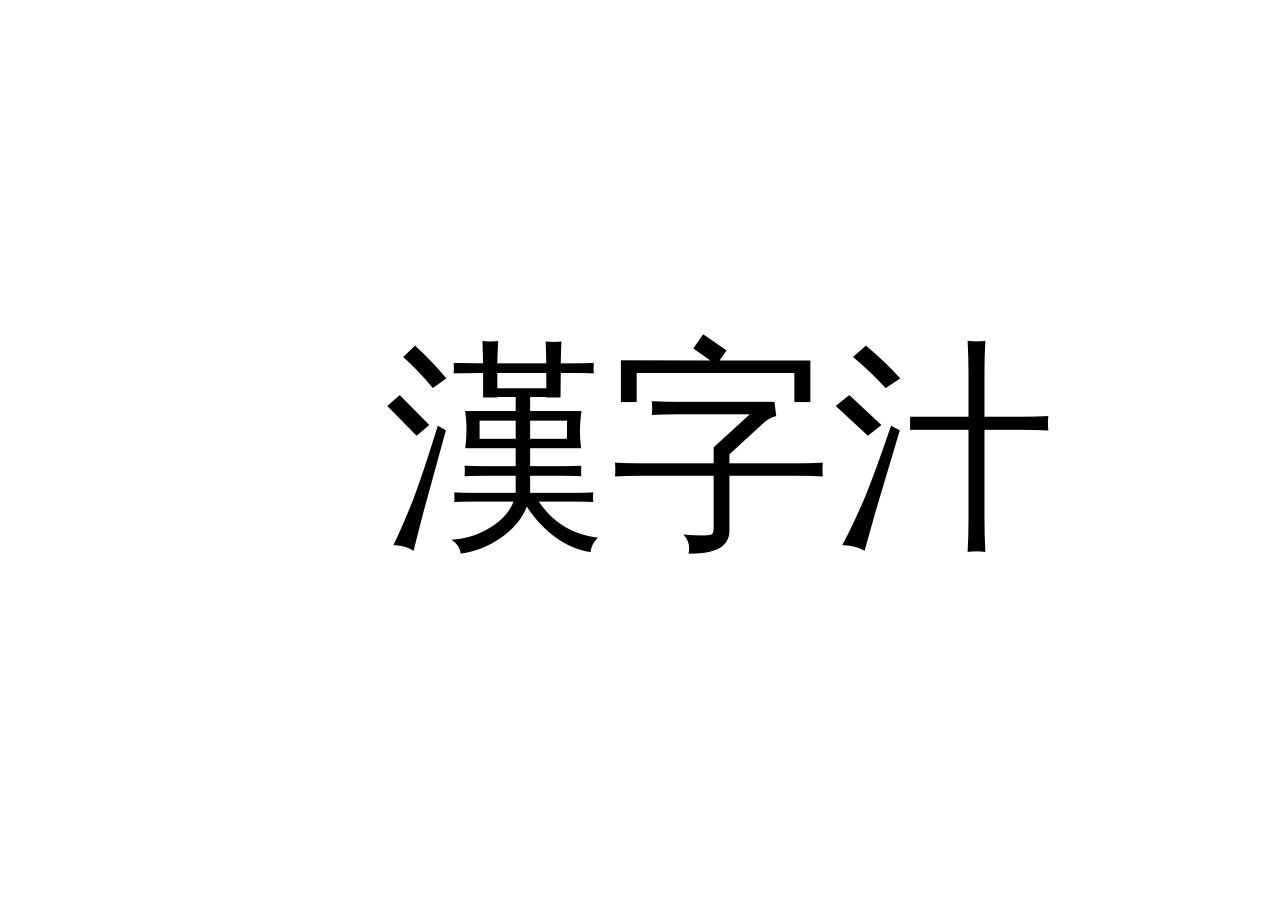
<file: index.html>
<!DOCTYPE html>
<html>
<head>
	<meta charset="utf-8" />
	<title>Kanji Soup</title>
<style>
	div {
		font-size: 14em;
		text-align: center;
		margin: auto;
	} 
	.vertical-align {
		position: absolute;
		top: 50%;
		-webkit-transform: translateY(-50%);
		-ms-transform: translateY(-50%);
		transform: translateY(-50%);
	}

	.horiz-align {
		position: absolute;
		left: 30%;
	}

	.total-center {
		display: flex;
		display: -webkit-flex;
		height: 50%;
		width: 50%;
	}
</style>
</head>
<body>
	<div class="vertical-align horiz-align">漢字汁</div>
</body>
</html>
</file>
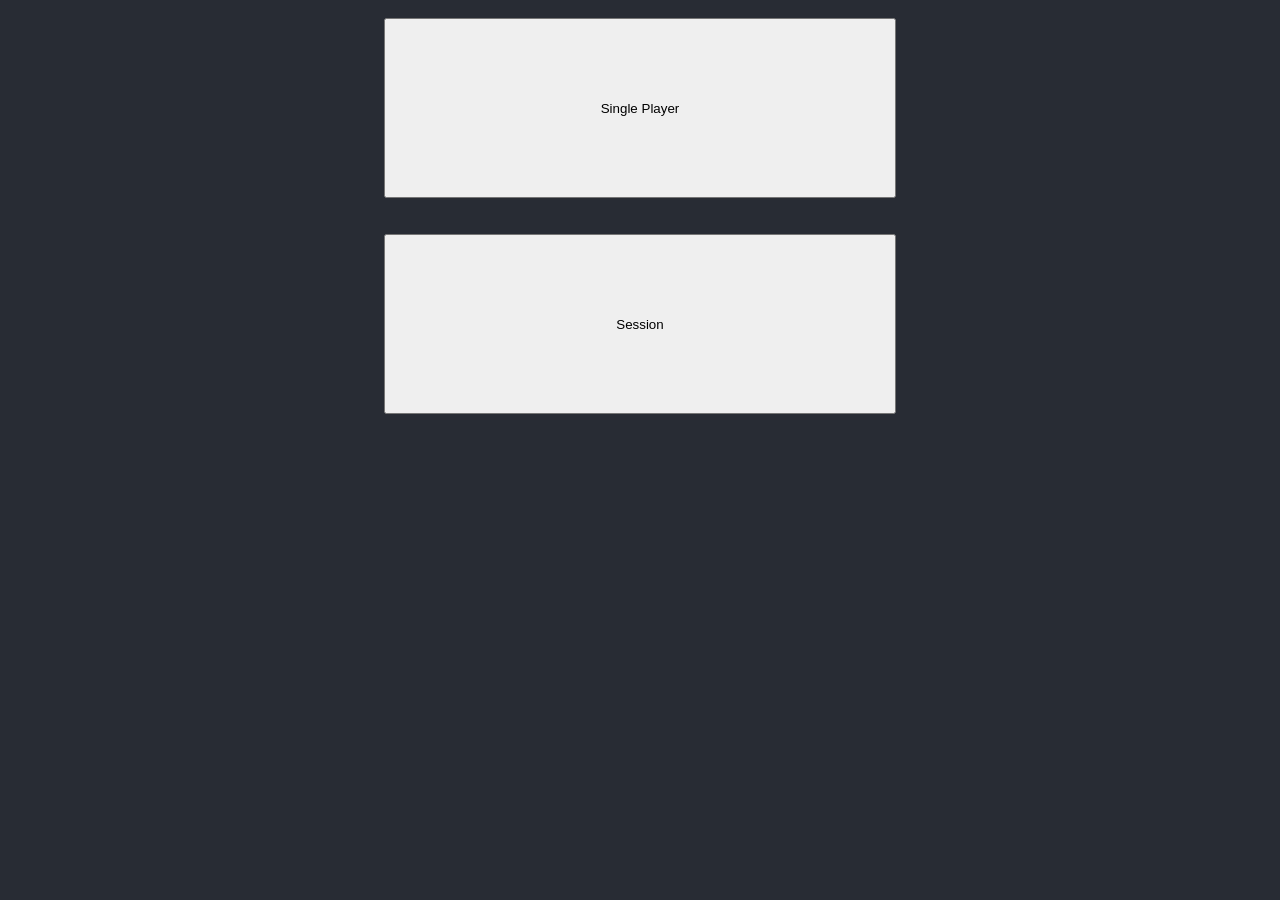
<file: boggle/index.html>
<!doctype html><html lang="en"><head><meta charset="utf-8"/><link rel="icon" href="/favicon.ico"/><meta name="viewport" content="width=device-width,initial-scale=1"/><meta name="theme-color" content="#000000"/><meta name="description" content="Web site created using create-react-app"/><link rel="apple-touch-icon" href="/logo192.png"/><link rel="manifest" href="/manifest.json"/><title>React App</title><link href="/boggle/static/css/main.55a98dae.chunk.css" rel="stylesheet"></head><body><noscript>You need to enable JavaScript to run this app.</noscript><div id="root"></div><script>!function(e){function r(r){for(var n,a,l=r[0],i=r[1],f=r[2],c=0,s=[];c<l.length;c++)a=l[c],Object.prototype.hasOwnProperty.call(o,a)&&o[a]&&s.push(o[a][0]),o[a]=0;for(n in i)Object.prototype.hasOwnProperty.call(i,n)&&(e[n]=i[n]);for(p&&p(r);s.length;)s.shift()();return u.push.apply(u,f||[]),t()}function t(){for(var e,r=0;r<u.length;r++){for(var t=u[r],n=!0,l=1;l<t.length;l++){var i=t[l];0!==o[i]&&(n=!1)}n&&(u.splice(r--,1),e=a(a.s=t[0]))}return e}var n={},o={1:0},u=[];function a(r){if(n[r])return n[r].exports;var t=n[r]={i:r,l:!1,exports:{}};return e[r].call(t.exports,t,t.exports,a),t.l=!0,t.exports}a.m=e,a.c=n,a.d=function(e,r,t){a.o(e,r)||Object.defineProperty(e,r,{enumerable:!0,get:t})},a.r=function(e){"undefined"!=typeof Symbol&&Symbol.toStringTag&&Object.defineProperty(e,Symbol.toStringTag,{value:"Module"}),Object.defineProperty(e,"__esModule",{value:!0})},a.t=function(e,r){if(1&r&&(e=a(e)),8&r)return e;if(4&r&&"object"==typeof e&&e&&e.__esModule)return e;var t=Object.create(null);if(a.r(t),Object.defineProperty(t,"default",{enumerable:!0,value:e}),2&r&&"string"!=typeof e)for(var n in e)a.d(t,n,function(r){return e[r]}.bind(null,n));return t},a.n=function(e){var r=e&&e.__esModule?function(){return e.default}:function(){return e};return a.d(r,"a",r),r},a.o=function(e,r){return Object.prototype.hasOwnProperty.call(e,r)},a.p="/";var l=this["webpackJsonphiragana-boggle"]=this["webpackJsonphiragana-boggle"]||[],i=l.push.bind(l);l.push=r,l=l.slice();for(var f=0;f<l.length;f++)r(l[f]);var p=i;t()}([])</script><script src="/boggle/static/js/2.50c7d149.chunk.js"></script><script src="/boggle/static/js/main.ed7b2ce0.chunk.js"></script></body></html>
</file>
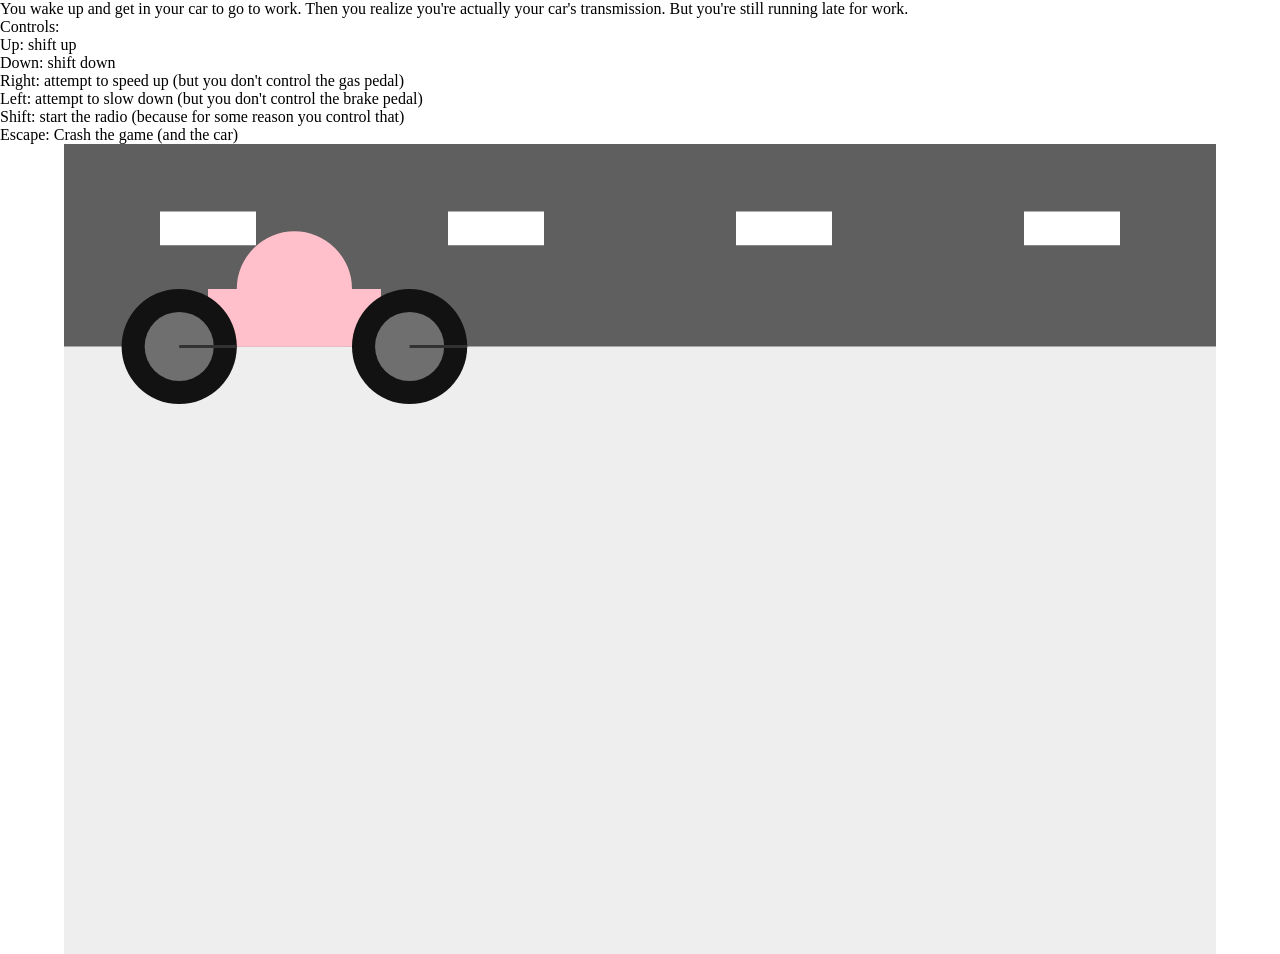
<file: haunted-transmission/index.html>
<!DOCTYPE html>
<html>
<head>
	<meta charset="utf-8" />
	<title>Haunted Transmission</title>
<style>
	* { padding: 0; margin: 0 }
	canvas {background: #eee; display: block; margin: 0 auto; width: 90%; height: 30% }
</style>

<script type="text/javascript" src="street.js"></script>
<script type="text/javascript" src="audio.js"></script>
<script type="text/javascript" src="game.js"></script>

<script type="text/javascript" >window.onload = function() { displayGame(); }</script>

</head>
<body>

<p>You wake up and get in your car to go to work. Then you realize you're actually your car's transmission. But you're still running late for work.</p>
<p>Controls:
<ul>
  <li>Up: shift up</li>
  <li>Down: shift down</li>
  <li>Right: attempt to speed up (but you don't control the gas pedal)</li>
  <li>Left: attempt to slow down (but you don't control the brake pedal)</li>
  <li>Shift: start the radio (because for some reason you control that)</li>
  <li>Escape: Crash the game (and the car)</li>
</ul>
</p>

<canvas id="theCanvas" width="800" height="300"></canvas>

</body>
</html>
</file>
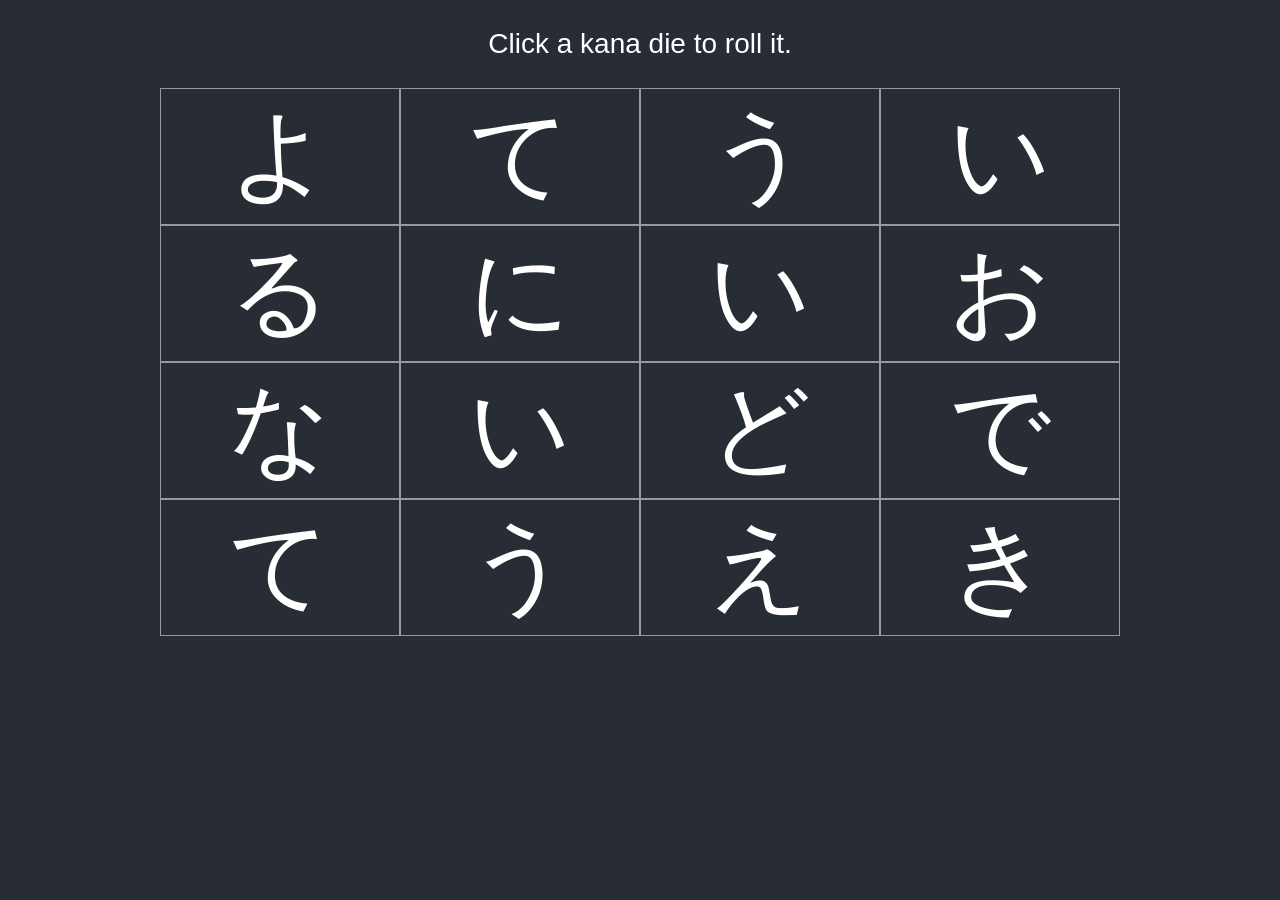
<file: tanjoubi/index.html>
<!doctype html><html lang="en"><head><meta charset="utf-8"/><link rel="icon" href="/favicon.ico"/><meta name="viewport" content="width=device-width,initial-scale=1"/><meta name="theme-color" content="#000000"/><meta name="description" content="Web site created using create-react-app"/><link rel="apple-touch-icon" href="/logo192.png"/><link rel="manifest" href="/manifest.json"/><title>React App</title><link href="/tanjoubi/static/css/main.5e5ad6e5.chunk.css" rel="stylesheet"></head><body><noscript>You need to enable JavaScript to run this app.</noscript><div id="root"></div><script>!function(e){function r(r){for(var n,a,l=r[0],i=r[1],f=r[2],c=0,s=[];c<l.length;c++)a=l[c],Object.prototype.hasOwnProperty.call(o,a)&&o[a]&&s.push(o[a][0]),o[a]=0;for(n in i)Object.prototype.hasOwnProperty.call(i,n)&&(e[n]=i[n]);for(p&&p(r);s.length;)s.shift()();return u.push.apply(u,f||[]),t()}function t(){for(var e,r=0;r<u.length;r++){for(var t=u[r],n=!0,l=1;l<t.length;l++){var i=t[l];0!==o[i]&&(n=!1)}n&&(u.splice(r--,1),e=a(a.s=t[0]))}return e}var n={},o={1:0},u=[];function a(r){if(n[r])return n[r].exports;var t=n[r]={i:r,l:!1,exports:{}};return e[r].call(t.exports,t,t.exports,a),t.l=!0,t.exports}a.m=e,a.c=n,a.d=function(e,r,t){a.o(e,r)||Object.defineProperty(e,r,{enumerable:!0,get:t})},a.r=function(e){"undefined"!=typeof Symbol&&Symbol.toStringTag&&Object.defineProperty(e,Symbol.toStringTag,{value:"Module"}),Object.defineProperty(e,"__esModule",{value:!0})},a.t=function(e,r){if(1&r&&(e=a(e)),8&r)return e;if(4&r&&"object"==typeof e&&e&&e.__esModule)return e;var t=Object.create(null);if(a.r(t),Object.defineProperty(t,"default",{enumerable:!0,value:e}),2&r&&"string"!=typeof e)for(var n in e)a.d(t,n,function(r){return e[r]}.bind(null,n));return t},a.n=function(e){var r=e&&e.__esModule?function(){return e.default}:function(){return e};return a.d(r,"a",r),r},a.o=function(e,r){return Object.prototype.hasOwnProperty.call(e,r)},a.p="/";var l=this["webpackJsonphiragana-boggle"]=this["webpackJsonphiragana-boggle"]||[],i=l.push.bind(l);l.push=r,l=l.slice();for(var f=0;f<l.length;f++)r(l[f]);var p=i;t()}([])</script><script src="/tanjoubi/static/js/2.671b75d8.chunk.js"></script><script src="/tanjoubi/static/js/main.607eaab3.chunk.js"></script></body></html>
</file>
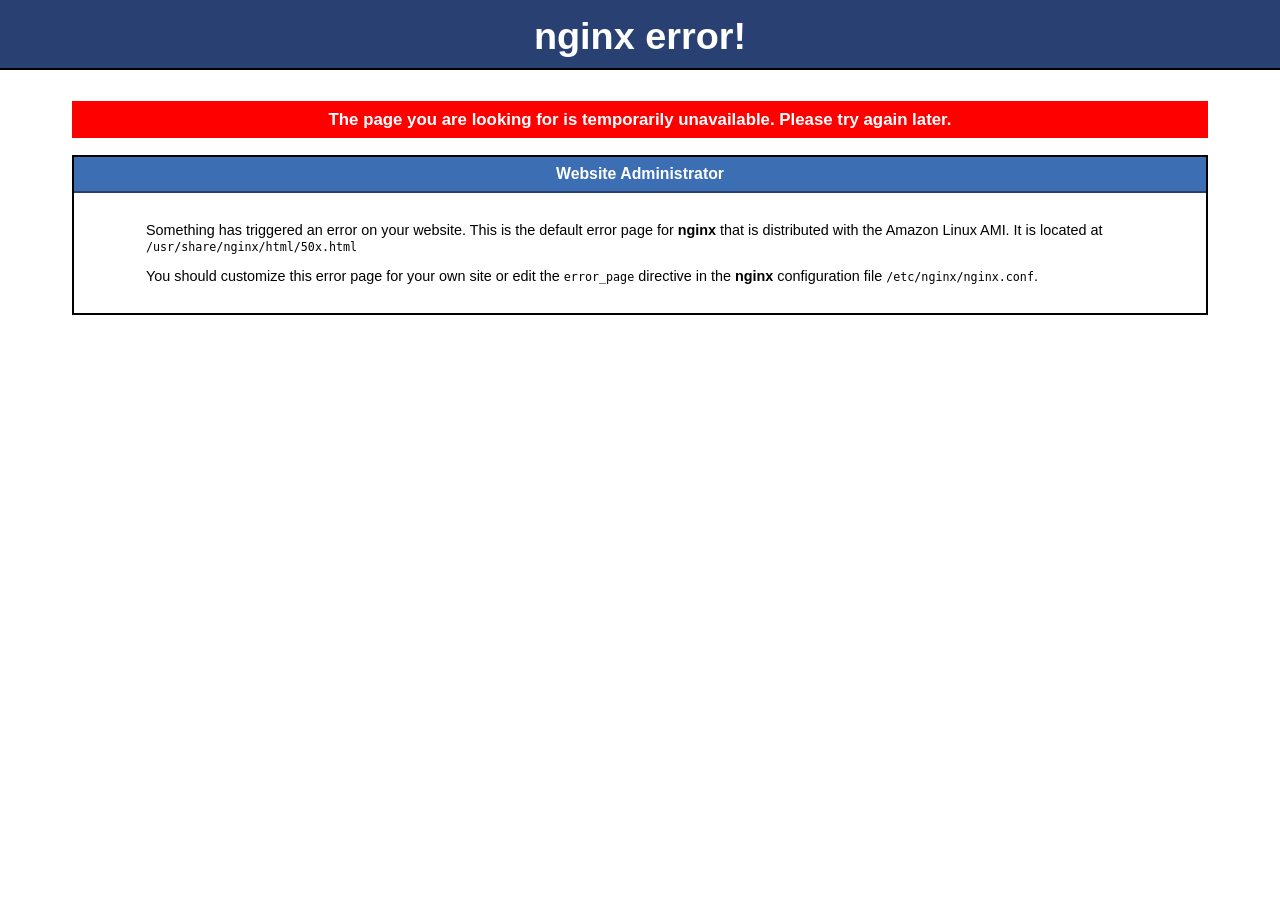
<file: 50x.html>
<!DOCTYPE html PUBLIC "-//W3C//DTD XHTML 1.1//EN" "http://www.w3.org/TR/xhtml11/DTD/xhtml11.dtd">

<html xmlns="http://www.w3.org/1999/xhtml" xml:lang="en">
    <head>
        <title>The page is temporarily unavailable</title>
        <meta http-equiv="Content-Type" content="text/html; charset=UTF-8" />
        <style type="text/css">
            /*<![CDATA[*/
            body {
                background-color: #fff;
                color: #000;
                font-size: 0.9em;
                font-family: sans-serif,helvetica;
                margin: 0;
                padding: 0;
            }
            :link {
                color: #c00;
            }
            :visited {
                color: #c00;
            }
            a:hover {
                color: #f50;
            }
            h1 {
                text-align: center;
                margin: 0;
                padding: 0.6em 2em 0.4em;
                background-color: #294172;
                color: #fff;
                font-weight: normal;
                font-size: 1.75em;
                border-bottom: 2px solid #000;
            }
            h1 strong {
                font-weight: bold;
                font-size: 1.5em;
            }
            h2 {
                text-align: center;
                background-color: #3C6EB4;
                font-size: 1.1em;
                font-weight: bold;
                color: #fff;
                margin: 0;
                padding: 0.5em;
                border-bottom: 2px solid #294172;
            }
            h3 {
                text-align: center;
                background-color: #ff0000;
                padding: 0.5em;
                color: #fff;
            }
            hr {
                display: none;
            }
            .content {
                padding: 1em 5em;
            }
            .alert {
                border: 2px solid #000;
            }

            img {
                border: 2px solid #fff;
                padding: 2px;
                margin: 2px;
            }
            a:hover img {
                border: 2px solid #294172;
            }
            .logos {
                margin: 1em;
                text-align: center;
            }
            /*]]>*/
        </style>
    </head>

    <body>
        <h1><strong>nginx error!</strong></h1>

        <div class="content">

            <h3>The page you are looking for is temporarily unavailable.  Please try again later.</h3>

            <div class="alert">
                <h2>Website Administrator</h2>
                <div class="content">
                    <p>Something has triggered an error on your
                    website.  This is the default error page for
                    <strong>nginx</strong> that is distributed with
                    the Amazon Linux AMI.  It is located at
                    <tt>/usr/share/nginx/html/50x.html</tt></p>

                    <p>You should customize this error page for your own
                    site or edit the <tt>error_page</tt> directive in
                    the <strong>nginx</strong> configuration file
                    <tt>/etc/nginx/nginx.conf</tt>.</p>

                </div>
            </div>

        </div>
    </body>
</html>
</file>
<file: boggle/static/css/main.55a98dae.chunk.css>
body{margin:0;font-family:-apple-system,BlinkMacSystemFont,"Segoe UI","Roboto","Oxygen","Ubuntu","Cantarell","Fira Sans","Droid Sans","Helvetica Neue",sans-serif;-webkit-font-smoothing:antialiased;-moz-osx-font-smoothing:grayscale}code{font-family:source-code-pro,Menlo,Monaco,Consolas,"Courier New",monospace}body,html{background-color:#282c34;background-color:var(--bg-color)}.App{text-align:center}.App-logo{height:2vmin;pointer-events:none}.App-header{background-color:#282c34;background-color:var(--bg-color);height:10%;display:flex;flex-direction:column;align-items:center;justify-content:center;font-size:calc(10px + 2vmin);color:#fff}.App-header>p{margin:.25em}.game{display:grid;grid-template-columns:3fr 8fr 1fr 1fr;grid-template-rows:1fr 14fr 1fr;grid-template-areas:". timer timer ." "wordlist boggle boggle ." "wordlist entry entry ."}.boardCell{font-size:15vmin;border:1px solid #999}.board{grid-area:boggle;grid-template-columns:1fr 1fr 1fr 1fr;background-color:#282c34;background-color:var(--bg-color)}.board,.timer{display:grid;color:#fff}.timer{grid-area:timer;text-align:center;justify-content:center;align-items:center;grid-template-columns:1fr 1fr;grid-template-areas:"timerDisplay timerButton";font-size:calc(12px + 2vmin);background-color:#272b32;background-color:var(--bg-color-2)}.timerDisplay{grid-area:timerDisplay}.timerButton{grid-area:timerButton}.selectGameType{display:flex;flex-direction:column;height:100%;width:100%;justify-items:center;align-items:center;justify-content:space-between}@media screen and (max-width:600px){.selectGameType>button{height:40vmin;width:100%}}@media screen and (min-width:600px){.selectGameType>button{height:20vmin;width:40%;margin:2vmin}}.wordTracker{grid-area:wordlist;font-size:calc(10px + 2vmin);font-size:min(11vw,8vh);text-align:center;color:#fff}.wordEntry,.wordTracker{margin-left:auto;margin-right:auto}.wordEntry{grid-area:entry;font-size:calc(10px + 2vmin);vertical-align:middle}:root{--bg-color:#282c34;--bg-color-2:#272b32}.sessionBrowser{width:100%;font-size:calc(10px + 2vmin);color:#fff}.sessionList{font-family:Verdana,Geneva,Tahoma,sans-serif;border-color:#000;border-width:1px}div.sessionList>ul>li{border:.5rem solid #000;border-radius:1rem}.create,.refresh{width:40%}
/*# sourceMappingURL=main.55a98dae.chunk.css.map */
</file>
<file: tanjoubi/static/css/main.5e5ad6e5.chunk.css>
body{margin:0;font-family:-apple-system,BlinkMacSystemFont,"Segoe UI","Roboto","Oxygen","Ubuntu","Cantarell","Fira Sans","Droid Sans","Helvetica Neue",sans-serif;-webkit-font-smoothing:antialiased;-moz-osx-font-smoothing:grayscale}code{font-family:source-code-pro,Menlo,Monaco,Consolas,"Courier New",monospace}:root{--w:100%;--bg-color:#282c34}body,html{background-color:#282c34;background-color:var(--bg-color)}.App{text-align:center}.App-logo{height:2vmin;pointer-events:none}.boardRow{flex:0 1 auto;flex-flow:row;width:75%;width:calc(var(--w)*0.75)}.boardCell,.boardRow{display:flex;justify-content:center;align-items:center}.boardCell{flex-flow:row;flex:1 1 auto}.board{display:flex;flex-flow:column;height:100%;width:100%;width:var(--w);background-color:#282c34;background-color:var(--bg-color);align-items:center;justify-content:center;color:#fff;//padding:10px}.boardRow{height:25%}.boardCell{font-size:625%;font-size:calc(var(--w)/4*25);border:1px solid #999}@media (prefers-reduced-motion:no-preference){.App-logo{-webkit-animation:App-logo-spin 20s linear infinite;animation:App-logo-spin 20s linear infinite}}.App-header{background-color:#282c34;background-color:var(--bg-color);height:10%;display:flex;flex-direction:column;align-items:center;justify-content:center;font-size:calc(10px + 2vmin);color:#fff}.App-link{color:#61dafb}@-webkit-keyframes App-logo-spin{0%{transform:rotate(0deg)}to{transform:rotate(1turn)}}@keyframes App-logo-spin{0%{transform:rotate(0deg)}to{transform:rotate(1turn)}}
/*# sourceMappingURL=main.5e5ad6e5.chunk.css.map */
</file>
